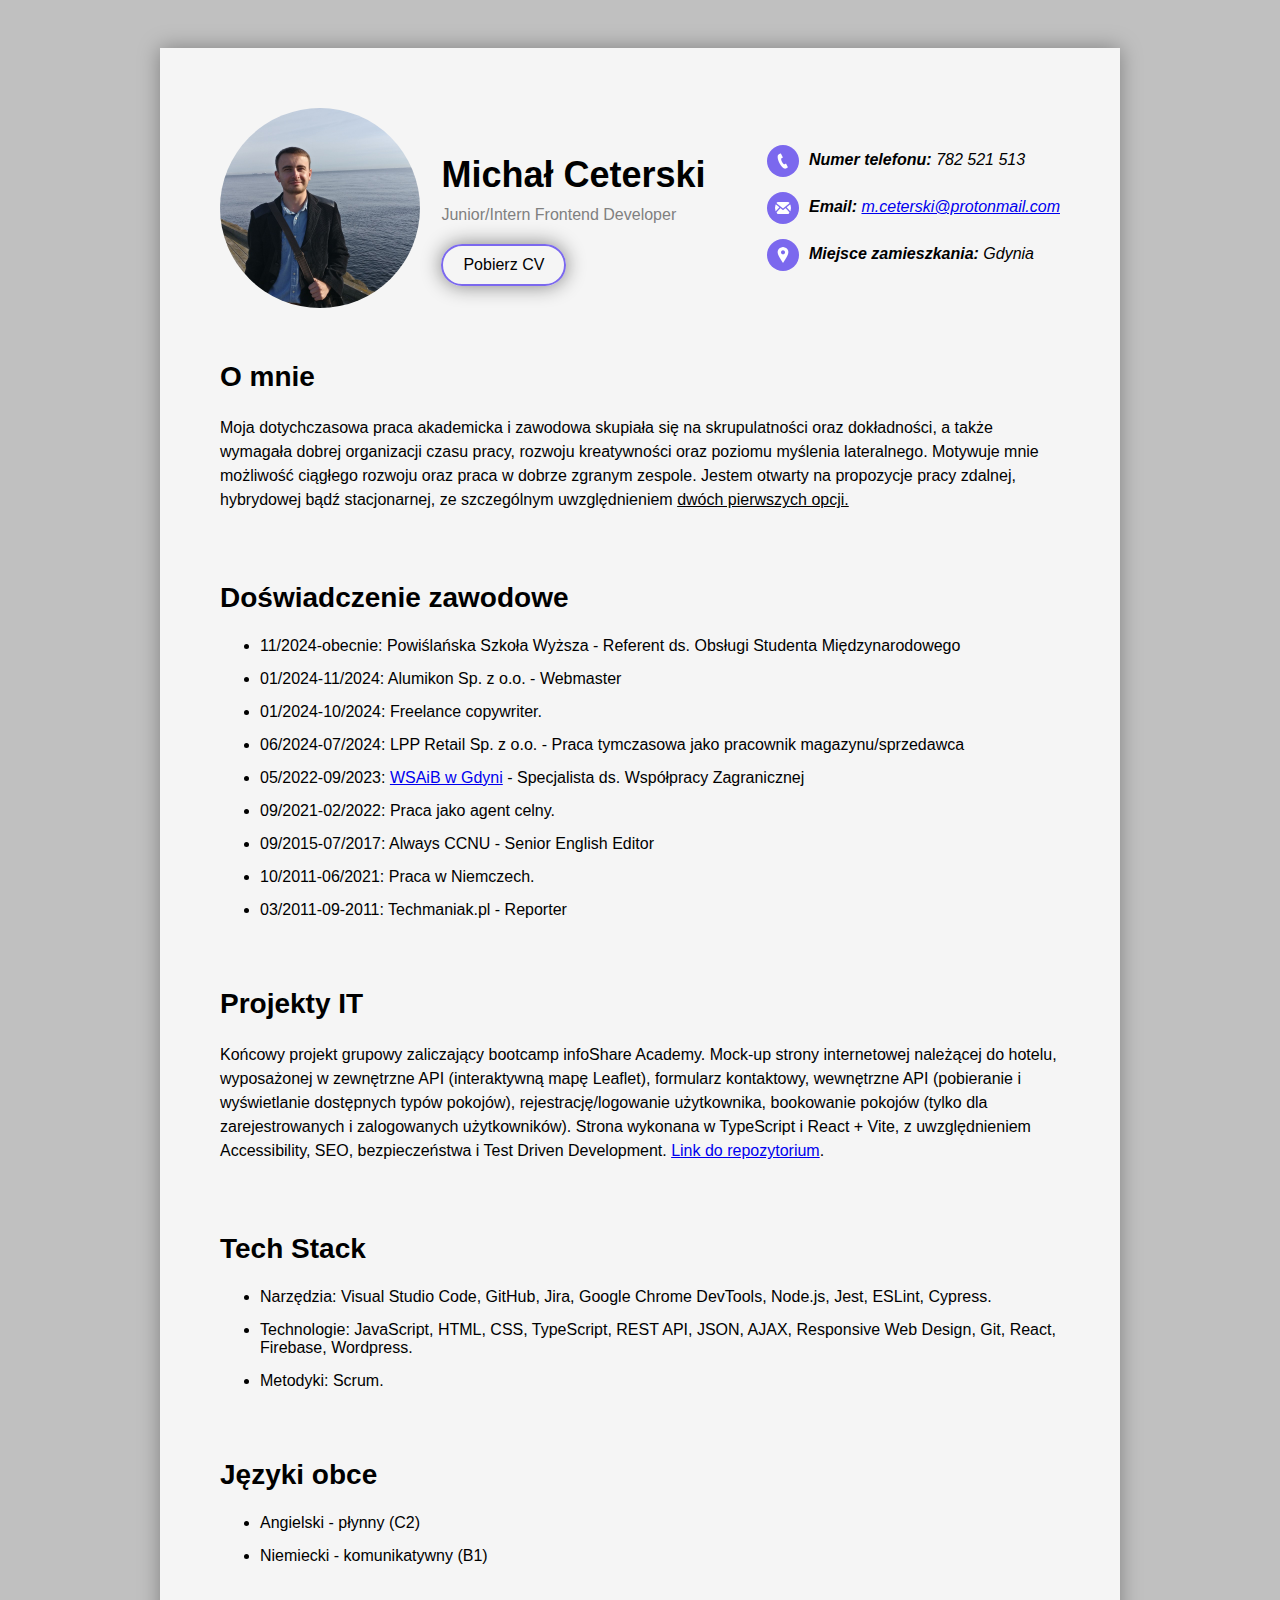
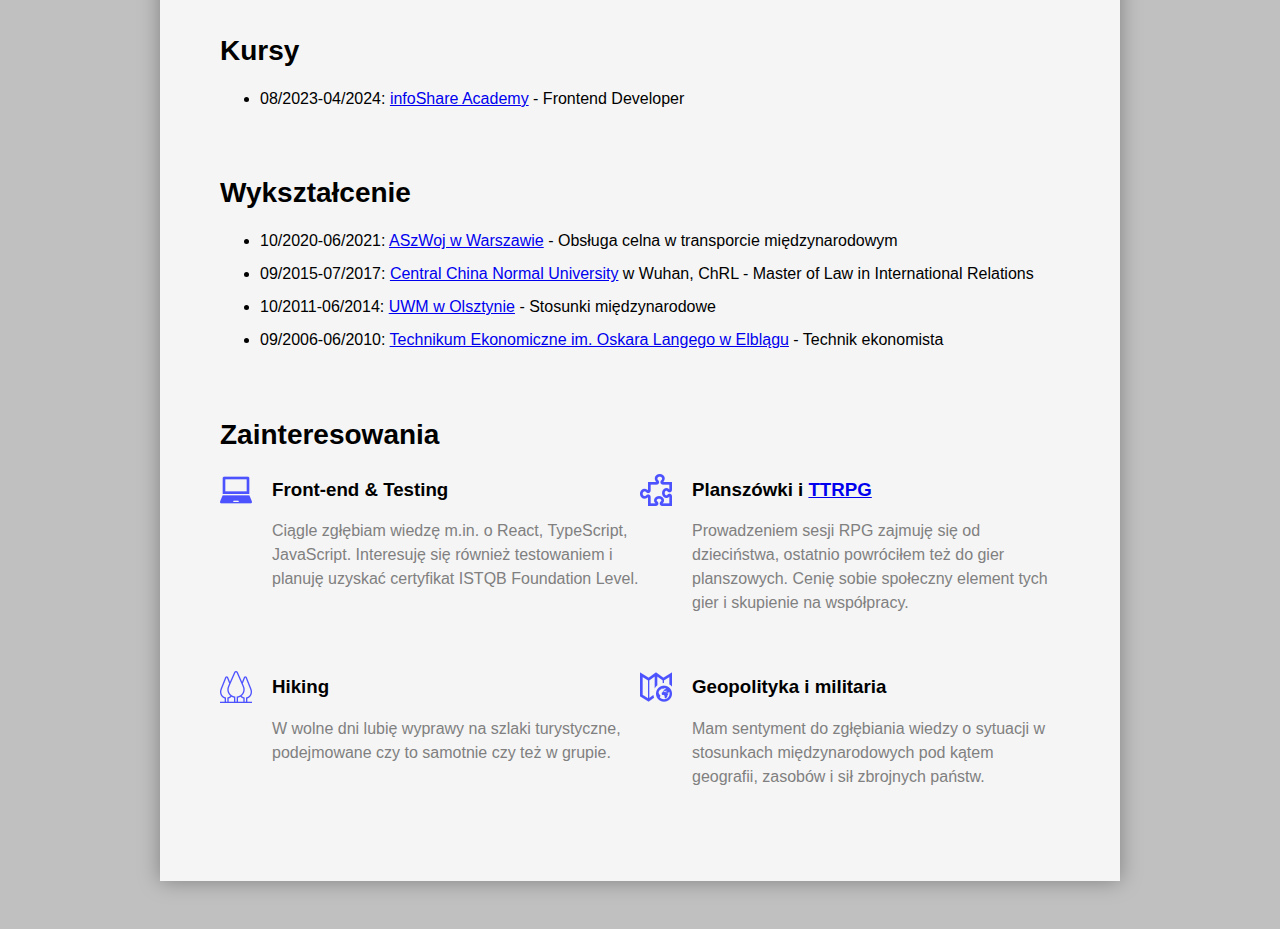
<file: index.html>
<!DOCTYPE html>
<html>
    <head>
        <title>Ceterski Michał CV</title>
        <link rel="stylesheet" href="style.css"/>
    </head>
    <body>
        <div class="container">
            <header>
                <img class="profile-picture circle" src="CV foto.jpeg" alt="Zdjęcie profilowe Michała Ceterskiego"/>
                <div>
                    <h1>Michał Ceterski</h1>
                    <span>Junior/Intern Frontend Developer</span>
                    <div>
                        <a class="cv-download-link" href="https://drive.google.com/file/d/1T074EynqEVWJw88tLoUxE36eM2C1kqKg/view?usp=sharing">Pobierz CV</a>
                    </div>
                </div>
                <address>
                    <ul>
                        <li><img class="address-icon circle" src="images/phone.png"/><b>Numer telefonu:</b> <a href="tel:123 456 789"></a>782 521 513</li>
                        <li><img class="address-icon circle" src="images/mail.png"/><b>Email:</b> <a href="mailto:michaelcet90@gmail.com">m.ceterski@protonmail.com</a></li>
                        <li><img class="address-icon circle" src="images/pin.png"/><b>Miejsce zamieszkania:</b> Gdynia</li>
                    </ul>
                </address>
            </header>
            <main>
                <section>
                    <h2>O mnie</h2>
                    <p>Moja dotychczasowa praca akademicka i zawodowa skupiała się na skrupulatności oraz dokładności, a także wymagała dobrej organizacji czasu pracy, rozwoju kreatywności oraz poziomu myślenia lateralnego. Motywuje mnie możliwość ciągłego rozwoju oraz praca w dobrze zgranym zespole.
                        Jestem otwarty na propozycje pracy zdalnej, hybrydowej bądź stacjonarnej, ze szczególnym uwzględnieniem <u>dwóch pierwszych opcji.</u>
                    </p>
                </section>
                <section>
                    <h2>Doświadczenie zawodowe</h2>
                    <ul>
                        <li>11/2024-obecnie: Powiślańska Szkoła Wyższa - Referent ds. Obsługi Studenta Międzynarodowego</li>
                        <li>01/2024-11/2024: Alumikon Sp. z o.o. - Webmaster</li>
                        <li>01/2024-10/2024: Freelance copywriter.</li>
                        <li>06/2024-07/2024: LPP Retail Sp. z o.o. - Praca tymczasowa jako pracownik magazynu/sprzedawca</li>
                        <li>05/2022-09/2023: <a href="https://wsaib.pl/">WSAiB w Gdyni</a> - Specjalista ds. Współpracy Zagranicznej</li>
                        <li>09/2021-02/2022: Praca jako agent celny.</li>
                        <li>09/2015-07/2017: Always CCNU - Senior English Editor</li>
                        <li>10/2011-06/2021: Praca w Niemczech.</li>
                        <li>03/2011-09-2011: Techmaniak.pl - Reporter</li>
                    </ul>
                </section>
                <section>
                    <h2>Projekty IT</h2>
                    <p>Końcowy projekt grupowy zaliczający bootcamp infoShare Academy. Mock-up strony internetowej należącej do hotelu, wyposażonej w zewnętrzne API (interaktywną mapę Leaflet), formularz kontaktowy, wewnętrzne API (pobieranie i wyświetlanie dostępnych typów pokojów), rejestrację/logowanie użytkownika, bookowanie pokojów (tylko dla zarejestrowanych i zalogowanych użytkowników). Strona wykonana w TypeScript i React + Vite, z uwzględnieniem Accessibility, SEO, bezpieczeństwa i Test Driven Development. <a href="https://github.com/infoshareacademy/jfdzr12-dobraekipa">Link do repozytorium</a>.
                    </p>
                </section>
                <section>
                    <h2>Tech Stack</h2>
                    <ul>
                        <li>Narzędzia: Visual Studio Code, GitHub, Jira, Google Chrome DevTools, Node.js, Jest, ESLint, Cypress.</li>
                        <li>Technologie: JavaScript, HTML, CSS, TypeScript, REST API, JSON, AJAX, Responsive Web Design, Git, React, Firebase, Wordpress.</li>
                        <li>Metodyki: Scrum.</li>
                    </ul>
                </section>
                <section>
                    <h2>Języki obce</h2>
                    <ul>
                        <li>Angielski - płynny (C2)</li>
                        <li>Niemiecki - komunikatywny (B1)</li>
                    </ul>
                </section>
                <section>
                    <h2>Kursy</h2>
                    <ul>
                        <li>08/2023-04/2024: <a href="https://b2b.infoshareacademy.com/?gad_source=1&gclid=CjwKCAjw0aS3BhA3EiwAKaD2ZTZw7dSUJMFDDuZm_91-Lu5nCWKfJfM5rHpXYfTtmyasRWwBaMn8pBoCBm8QAvD_BwE">infoShare Academy</a> - Frontend Developer</li>
                    </ul>
                </section>
                <section>
                    <h2>Wykształcenie</h2>
                    <ul>
                        <li>10/2020-06/2021: <a href="https://www.wojsko-polskie.pl/aszwoj/">ASzWoj w Warszawie</a> - Obsługa celna w transporcie międzynarodowym</li>
                        <li>09/2015-07/2017: <a href="http://english.ccnu.edu.cn/">Central China Normal University</a> w Wuhan, ChRL - Master of Law in International Relations</li>
                        <li>10/2011-06/2014: <a href="https://uwm.edu.pl/">UWM w Olsztynie</a> - Stosunki międzynarodowe</li>
                        <li>09/2006-06/2010: <a href="http://elblag.edu.pl/zseio/">Technikum Ekonomiczne im. Oskara Langego w Elblągu</a> - Technik ekonomista</li>
                    </ul>
                </section>
                <section>
                    <h2>Zainteresowania</h2>
                    <ul class="hobbies">
                        <li>
                            <img src="images/laptop.png"/>
                            <div>
                                <h3>Front-end & Testing</b></h3>
                                    <p>Ciągle zgłębiam wiedzę m.in. o React, TypeScript, JavaScript. Interesuję się również testowaniem i planuję uzyskać certyfikat ISTQB Foundation Level.</p>
                            </div>
                        </li>
                        <li>
                            <img src="images/puzzle.png"/>
                            <div>
                                <h3>Planszówki i <a href="https://en.wikipedia.org/wiki/Tabletop_role-playing_game">TTRPG</a></h3>
                                    <p>Prowadzeniem sesji RPG zajmuję się od dzieciństwa, ostatnio powróciłem też do gier planszowych. Cenię sobie społeczny element tych gier i skupienie na współpracy.</p>
                            </div>
                        </li>
                        <li>
                            <img src="images/trees.png"/>
                            <div>
                                <h3>Hiking</h3>
                                    <p>W wolne dni lubię wyprawy na szlaki turystyczne, podejmowane czy to samotnie czy też w grupie.</p>
                            </div>
                        </li>
                        <li>
                            <img src="images/map.png"/>
                            <div>
                                <h3>Geopolityka i militaria</h3>
                                    <p>Mam sentyment do zgłębiania wiedzy o sytuacji w stosunkach międzynarodowych pod kątem geografii, zasobów i sił zbrojnych państw.</p>
                            </div>
                        </li>
                    </ul>
                </section>
            </main>
        </div>
    </body>
</html>
</file>
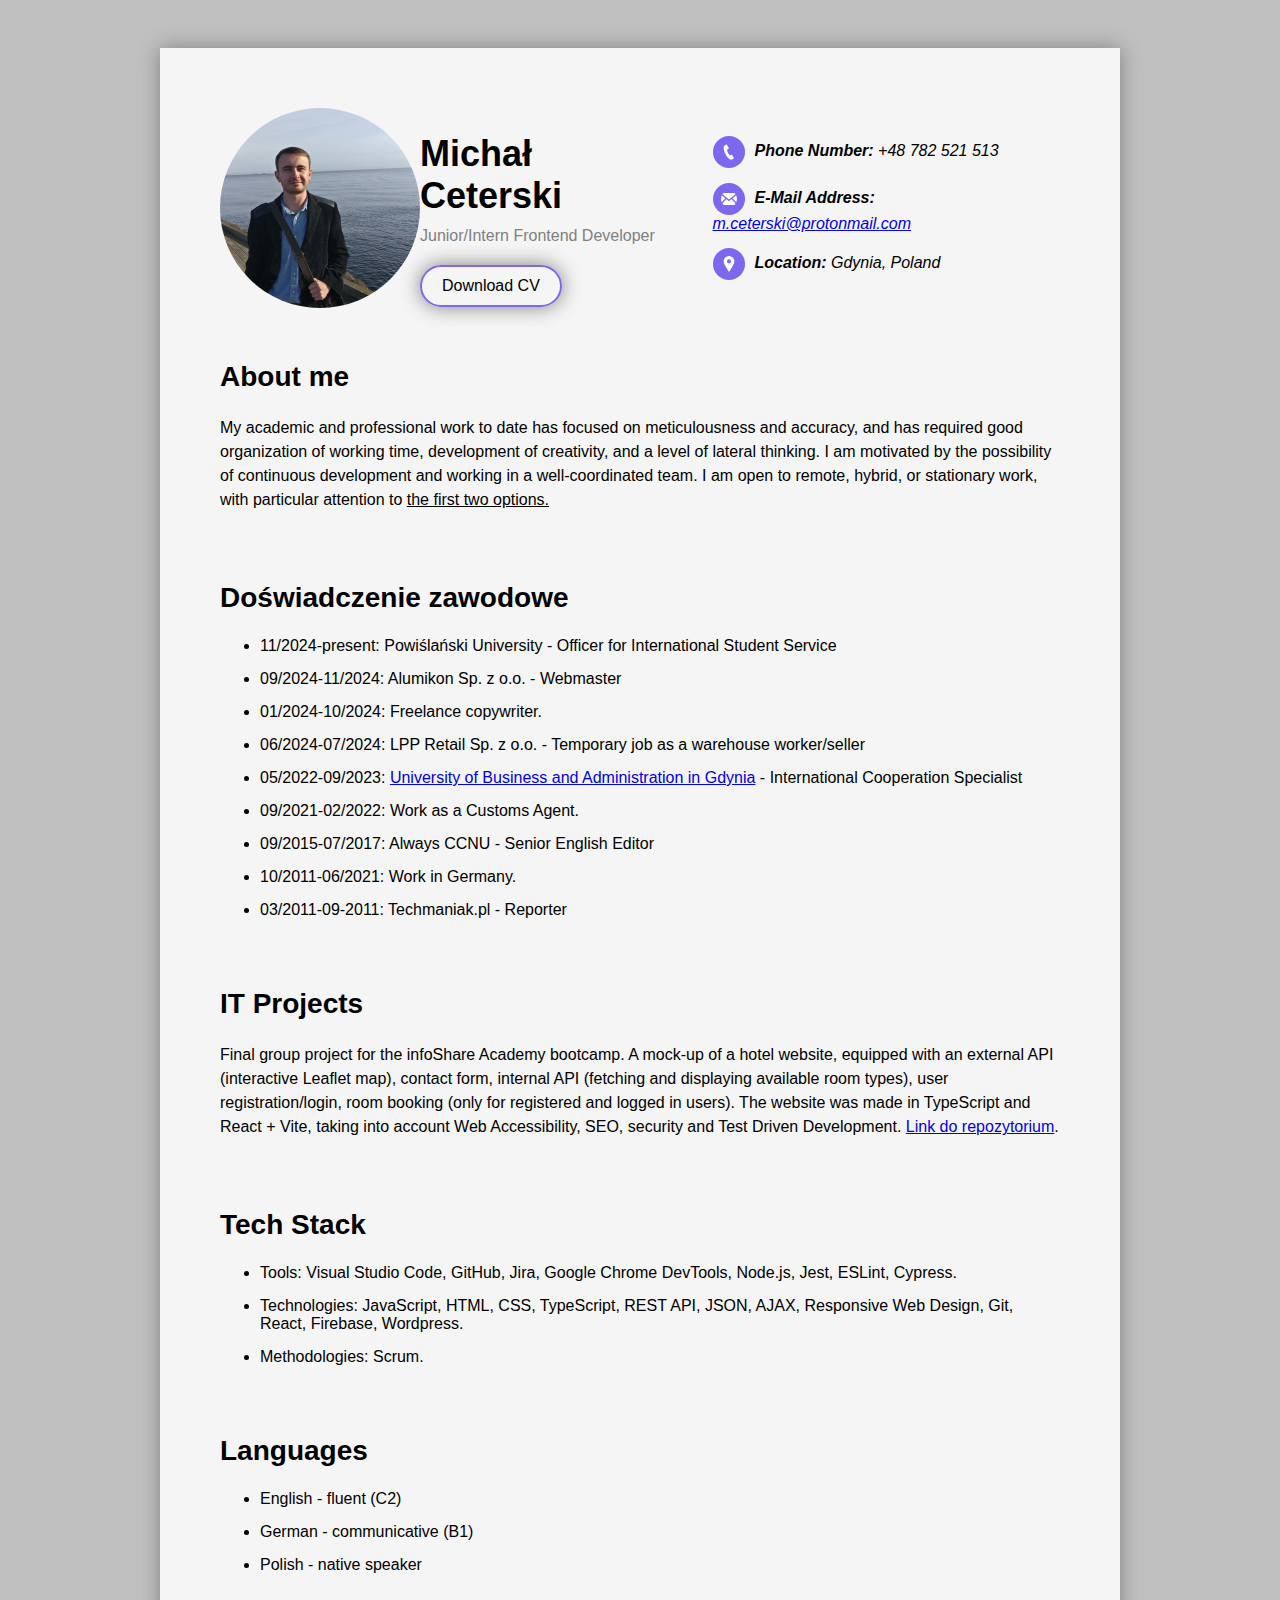
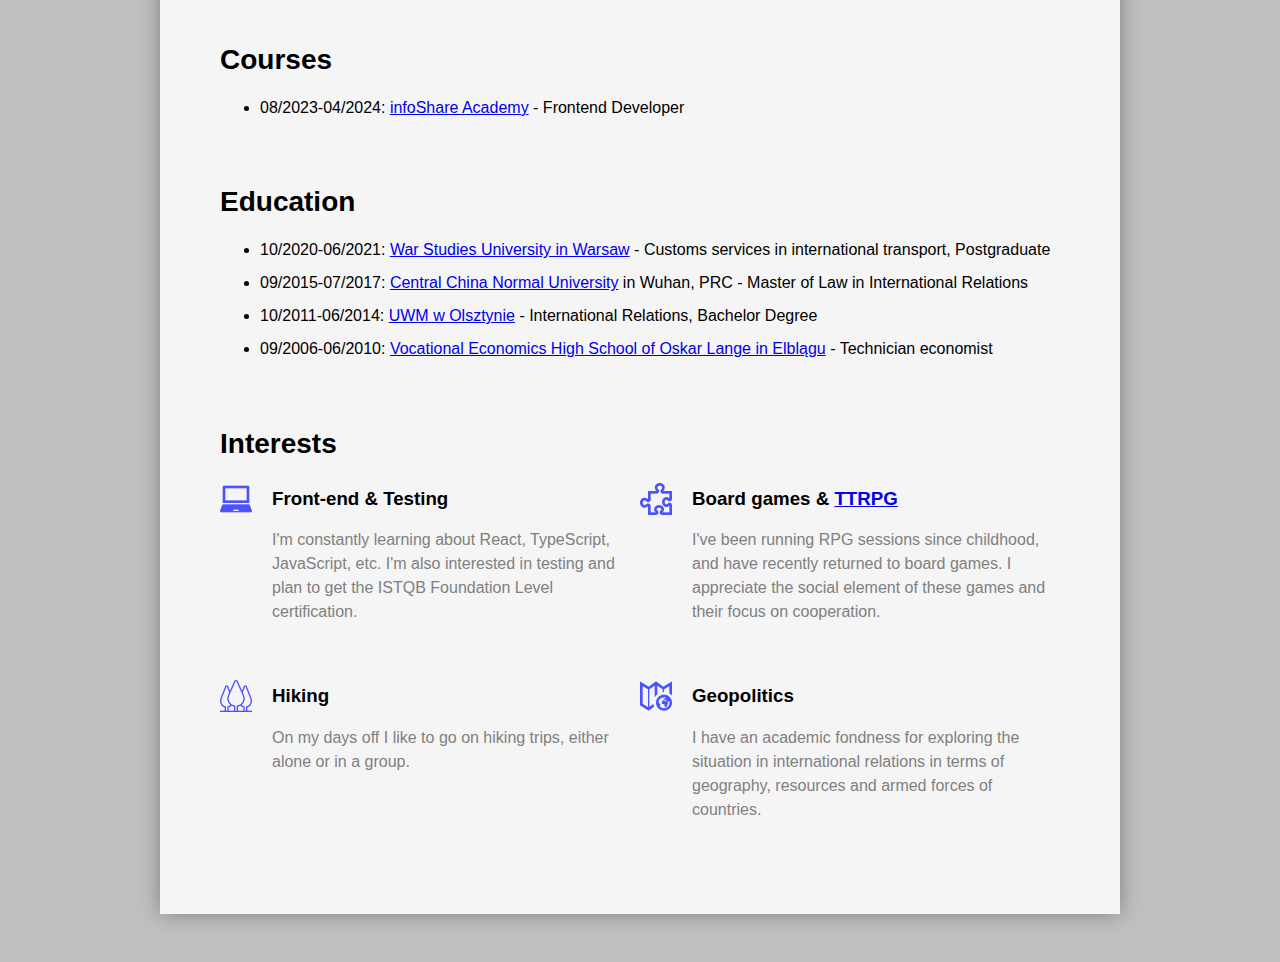
<file: index2.html>
<!DOCTYPE html>
<html>
    <head>
        <title>Ceterski Michał Resume</title>
        <link rel="stylesheet" href="style.css"/>
    </head>
    <body>
        <div class="container">
            <header>
                <img class="profile-picture circle" src="CV foto.jpeg" alt="Zdjęcie profilowe Michała Ceterskiego"/>
                <div>
                    <h1>Michał Ceterski</h1>
                    <span>Junior/Intern Frontend Developer</span>
                    <div>
                        <a class="cv-download-link" href="https://drive.google.com/file/d/1C8Lupe2Qw3KQ7OosdDkoThfZdEOIrilh/view?usp=drive_link">Download CV</a>
                    </div>
                </div>
                <address>
                    <ul>
                        <li><img class="address-icon circle" src="images/phone.png"/><b>Phone Number:</b> <a href="tel:123 456 789"></a>+48 782 521 513</li>
                        <li><img class="address-icon circle" src="images/mail.png"/><b>E-Mail Address:</b> <a href="mailto:michaelcet90@gmail.com">m.ceterski@protonmail.com</a></li>
                        <li><img class="address-icon circle" src="images/pin.png"/><b>Location:</b> Gdynia, Poland</li>
                    </ul>
                </address>
            </header>
            <main>
                <section>
                    <h2>About me</h2>
                    <p>My academic and professional work to date has focused on meticulousness and accuracy, and has required good organization of working time, development of creativity, and a level of lateral thinking. I am motivated by the possibility of continuous development and working in a well-coordinated team. I am open to remote, hybrid, or stationary work, with particular attention to <u>the first two options.</u>
                    </p>
                </section>
                <section>
                    <h2>Doświadczenie zawodowe</h2>
                    <ul>
                        <li>11/2024-present: Powiślański University - Officer for International Student Service</li>
                        <li>09/2024-11/2024: Alumikon Sp. z o.o. - Webmaster</li>
                        <li>01/2024-10/2024: Freelance copywriter.</li>
                        <li>06/2024-07/2024: LPP Retail Sp. z o.o. - Temporary job as a warehouse worker/seller</li>
                        <li>05/2022-09/2023: <a href="https://wsaib.pl/">University of Business and Administration in Gdynia</a> - International Cooperation Specialist</li>
                        <li>09/2021-02/2022: Work as a Customs Agent.</li>
                        <li>09/2015-07/2017: Always CCNU - Senior English Editor</li>
                        <li>10/2011-06/2021: Work in Germany.</li>
                        <li>03/2011-09-2011: Techmaniak.pl - Reporter</li>
                    </ul>
                </section>
                <section>
                    <h2>IT Projects</h2>
                    <p>Final group project for the infoShare Academy bootcamp. A mock-up of a hotel website, equipped with an external API (interactive Leaflet map), contact form, internal API (fetching and displaying available room types), user registration/login, room booking (only for registered and logged in users). The website was made in TypeScript and React + Vite, taking into account Web Accessibility, SEO, security and Test Driven Development. <a href="https://github.com/infoshareacademy/jfdzr12-dobraekipa">Link do repozytorium</a>.
                    </p>
                </section>
                <section>
                    <h2>Tech Stack</h2>
                    <ul>
                        <li>Tools: Visual Studio Code, GitHub, Jira, Google Chrome DevTools, Node.js, Jest, ESLint, Cypress.</li>
                        <li>Technologies: JavaScript, HTML, CSS, TypeScript, REST API, JSON, AJAX, Responsive Web Design, Git, React, Firebase, Wordpress.</li>
                        <li>Methodologies: Scrum.</li>
                    </ul>
                </section>
                <section>
                    <h2>Languages</h2>
                    <ul>
                        <li>English - fluent (C2)</li>
                        <li>German - communicative (B1)</li>
                        <li>Polish - native speaker</li>
                    </ul>
                </section>
                <section>
                    <h2>Courses</h2>
                    <ul>
                        <li>08/2023-04/2024: <a href="https://b2b.infoshareacademy.com/?gad_source=1&gclid=CjwKCAjw0aS3BhA3EiwAKaD2ZTZw7dSUJMFDDuZm_91-Lu5nCWKfJfM5rHpXYfTtmyasRWwBaMn8pBoCBm8QAvD_BwE">infoShare Academy</a> - Frontend Developer</li>
                    </ul>
                </section>
                <section>
                    <h2>Education</h2>
                    <ul>
                        <li>10/2020-06/2021: <a href="https://www.wojsko-polskie.pl/aszwoj/">War Studies University in Warsaw</a> - Customs services in international transport, Postgraduate</li>
                        <li>09/2015-07/2017: <a href="http://english.ccnu.edu.cn/">Central China Normal University</a> in Wuhan, PRC - Master of Law in International Relations</li>
                        <li>10/2011-06/2014: <a href="https://uwm.edu.pl/">UWM w Olsztynie</a> - International Relations, Bachelor Degree</li>
                        <li>09/2006-06/2010: <a href="http://elblag.edu.pl/zseio/">Vocational Economics High School of Oskar Lange in Elblągu</a> - Technician economist</li>
                    </ul>
                </section>
                <section>
                    <h2>Interests</h2>
                    <ul class="hobbies">
                        <li>
                            <img src="images/laptop.png"/>
                            <div>
                                <h3>Front-end & Testing</b></h3>
                                    <p>I'm constantly learning about React, TypeScript, JavaScript, etc. I'm also interested in testing and plan to get the ISTQB Foundation Level certification.</p>
                            </div>
                        </li>
                        <li>
                            <img src="images/puzzle.png"/>
                            <div>
                                <h3>Board games & <a href="https://en.wikipedia.org/wiki/Tabletop_role-playing_game">TTRPG</a></h3>
                                    <p>I've been running RPG sessions since childhood, and have recently returned to board games. I appreciate the social element of these games and their focus on cooperation.</p>
                            </div>
                        </li>
                        <li>
                            <img src="images/trees.png"/>
                            <div>
                                <h3>Hiking</h3>
                                    <p>On my days off I like to go on hiking trips, either alone or in a group.</p>
                            </div>
                        </li>
                        <li>
                            <img src="images/map.png"/>
                            <div>
                                <h3>Geopolitics</h3>
                                    <p>I have an academic fondness for exploring the situation in international relations in terms of geography, resources and armed forces of countries.</p>
                            </div>
                        </li>
                    </ul>
                </section>
            </main>
        </div>
    </body>
</html>
</file>
<file: style.css>
body {
    font-family: Arial;
    background-color: silver;
    padding: 40px 0;
}

h1 {
    font-size: 36px;
    font-family: Arial;
    margin-bottom: 10px;
}

h2 {
    font-size: 28px;
    font-family: Arial;
}

h3 {
    margin-top: 5px;
}

span {
    color: gray;
    font-family: Arial;
}

.container {
    box-shadow: 0 0 20px gray;
    width: 960px;
    margin: 0 auto;
    background-color: whitesmoke;
}

section,
header {
    padding: 10px 60px 20px 60px;
}

header {
    display: flex;
    align-items: center;
    justify-content: space-between;
    padding-top: 60px;
}

header ul {
    list-style: none;
}

li {
    margin-bottom: 15px;
}

.address-icon {
    width: 16px;
    height: 16px;
    background-color: mediumslateblue;
    margin-right: 10px;
    padding: 8px;
    vertical-align: middle;
}

.circle {
    border-radius: 50%;
}

.profile-picture {
    width: 200px;
    height: 200px;
}

.hobbies {
    list-style: none;
    padding: 0;
    display: flex;
    flex-wrap: wrap;
}

.hobbies li {
    width: 50%;
    display: flex;
    align-items: flex-start;
    margin-bottom: 40px;
}

.hobbies div {
    margin-left: 20px;
}

.hobbies p {
    color: gray;
    line-height: 1.5;
}

p {
    line-height: 1.5;
}

.cv-download-link {
    border: 2px solid mediumslateblue;
    color: black;
    text-decoration: none;
    padding: 10px 20px;
    display: inline-block;
    margin-top: 20px;
    border-radius: 26px;
    transition: background-color 0.5s, color 0.5s;
    box-shadow: 0 0 20px gray;
}

.cv-download-link:hover {
    color: whitesmoke;
    background-color: mediumslateblue;
}

.cv-download-link:active {
    text-decoration: underline;
}
</file>
